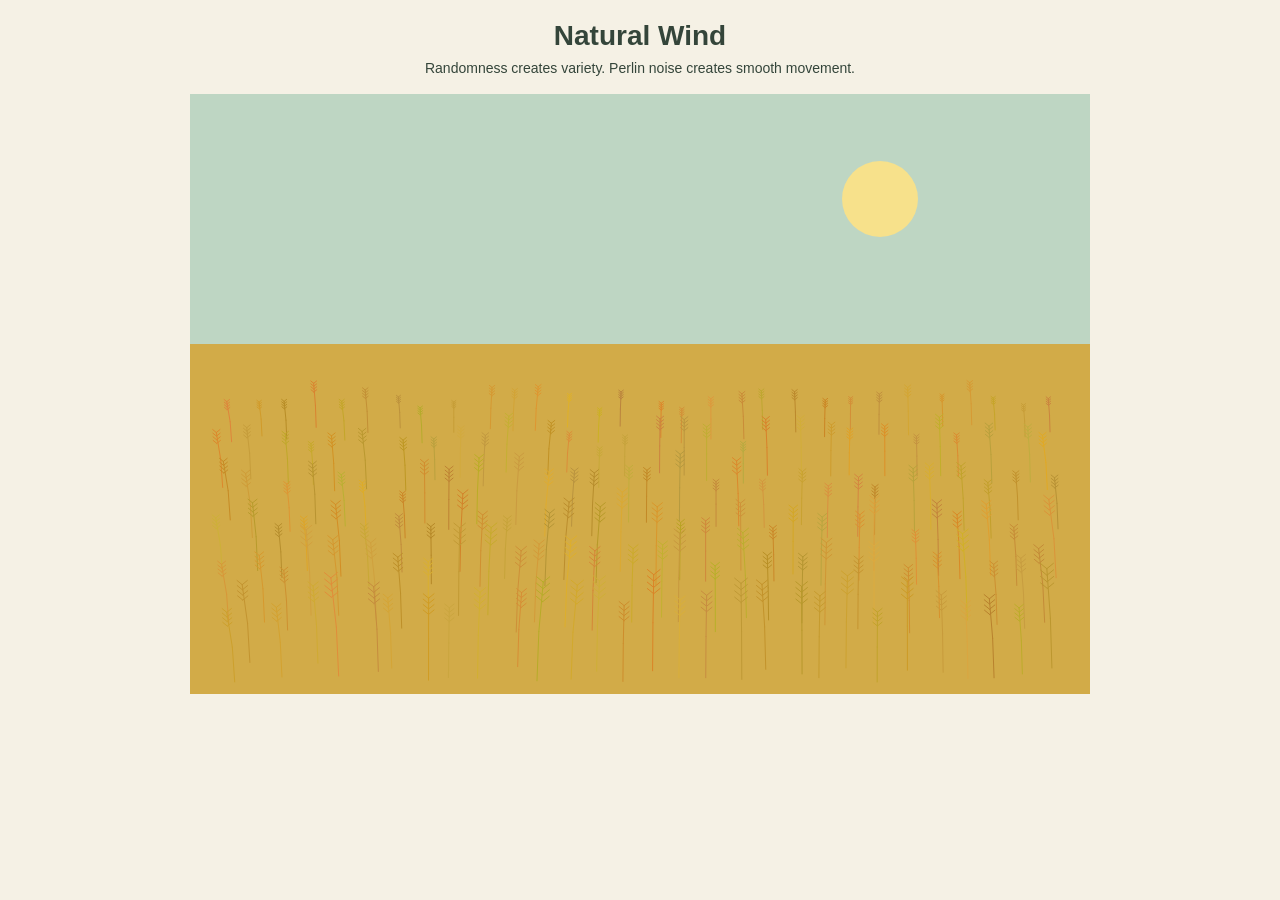
<file: Wheat field/index.html>
<!DOCTYPE html>
<html lang="en">
<head>
  <meta charset="UTF-8">
  <meta name="viewport" content="width=device-width, initial-scale=1.0">

  <title>Wheat Field — Noise Pilot</title>

  <link rel="stylesheet" href="style.css">

  <script src="libraries/p5.min.js"></script>
</head>

<body>
  <h1>Natural Wind</h1>

  <p>
    Randomness creates variety.
    Perlin noise creates smooth movement.
  </p>

  <script src="noise-mechanic.js"></script>
  <script src="sketch.js"></script>
</body>
</html>
</file>
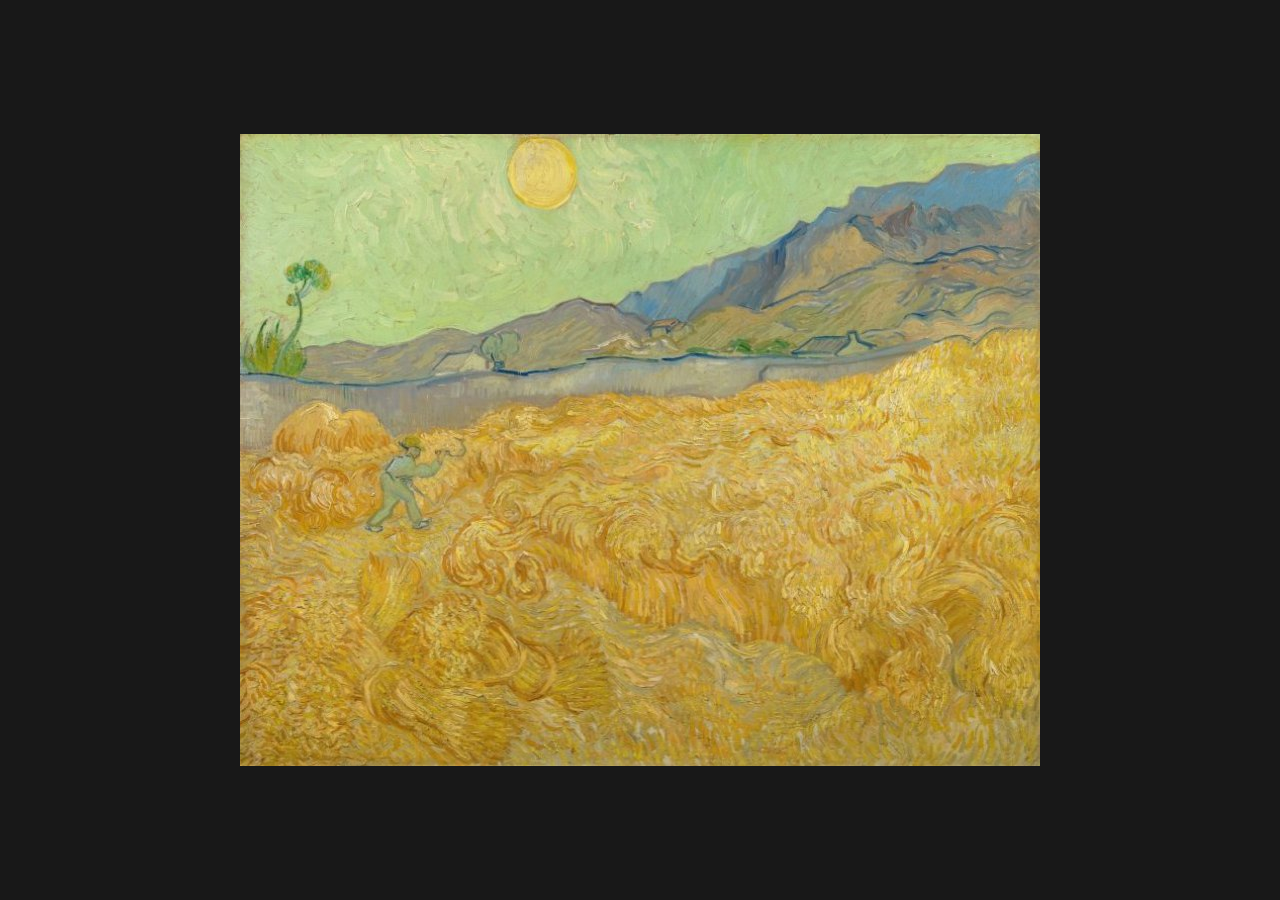
<file: xtan0669_Wheat field3/index.html>
<!DOCTYPE html>
<html lang="en">
<head>
<meta charset="UTF-8">
<meta name="viewport" content="width=device-width, initial-scale=1.0">
<title>Wheatfield — Independent Noise Study 02</title>
<style>
body { margin: 0; min-height: 100vh; display: flex; align-items: center;
  justify-content: center; background: #181818; }
canvas { display: block; max-width: 100%; height: auto !important; }
</style>
</head>
<body>
<script src="libraries/p5.min.js"></script>
<script src="noise-mechanic.js"></script>
<script src="sketch.js"></script>
</body>
</html>
</file>
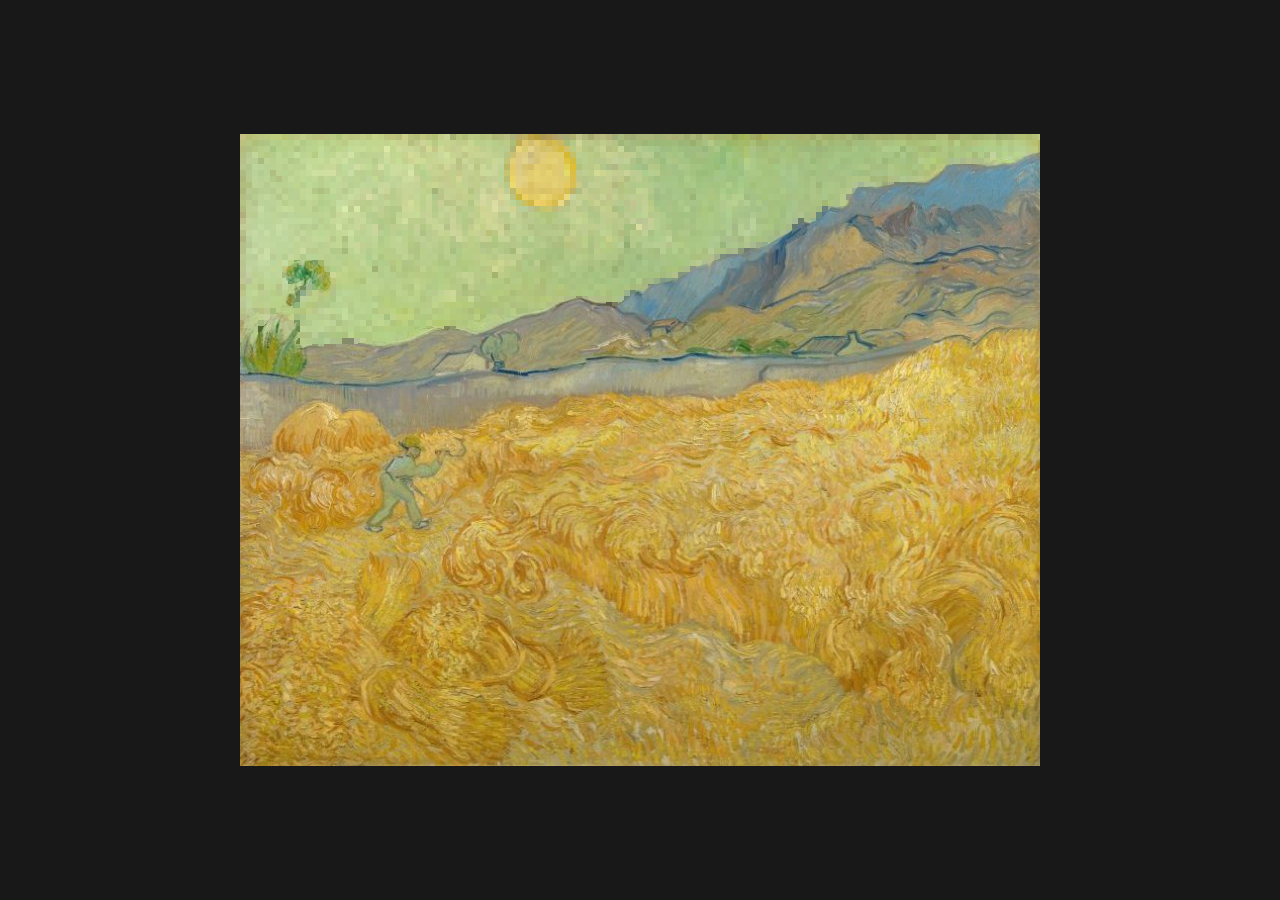
<file: xtan0669_Wheat field4/index.html>
<!DOCTYPE html>
<html lang="en">
<head>
<meta charset="UTF-8">
<meta name="viewport" content="width=device-width, initial-scale=1.0">
<title>Wheatfield — Noise Study 04 - Stronger Wind</title>
<style>
body { margin: 0; min-height: 100vh; display: flex; align-items: center;
  justify-content: center; background: #181818; }
canvas { display: block; max-width: 100%; height: auto !important; }
</style>
</head>
<body>
<script src="libraries/p5.min.js"></script>
<script src="sky-colours.js"></script>
<script src="sky-background.js"></script>
<script src="noise-mechanic.js"></script>
<script src="sketch.js"></script>
</body>
</html>
</file>
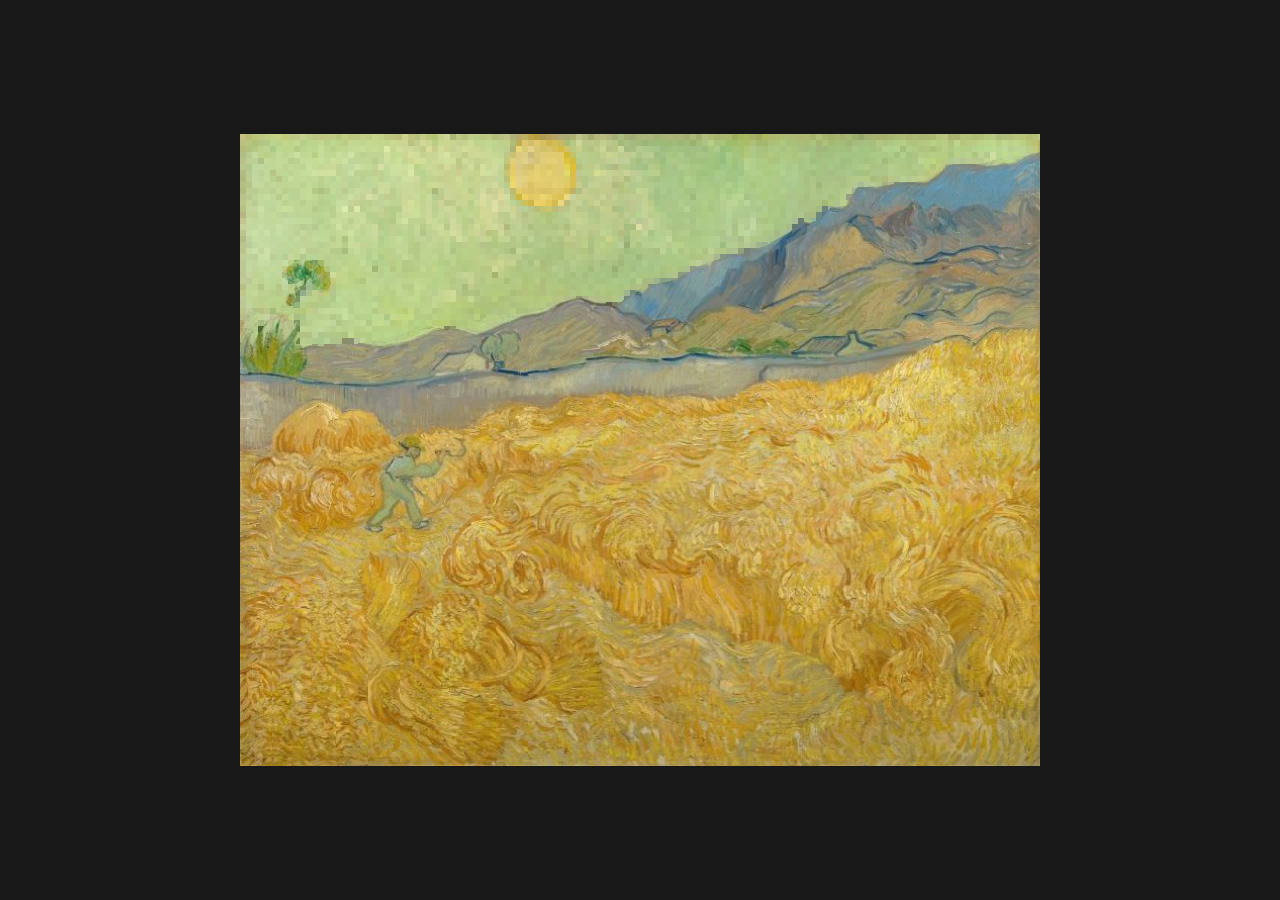
<file: xtan0669_Wheat field5/index.html>
<!DOCTYPE html>
<html lang="en">
<head>
<meta charset="UTF-8">
<meta name="viewport" content="width=device-width, initial-scale=1.0">
<title>Wheatfield — Noise Study 05 - Clearer Sky</title>
<style>
body { margin: 0; min-height: 100vh; display: flex; align-items: center;
  justify-content: center; background: #181818; }
canvas { display: block; max-width: 100%; height: auto !important; }
</style>
</head>
<body>
<script src="libraries/p5.min.js"></script>
<script src="sky-colours.js"></script>
<script src="sky-background.js"></script>
<script src="noise-mechanic.js"></script>
<script src="sketch.js"></script>
</body>
</html>
</file>
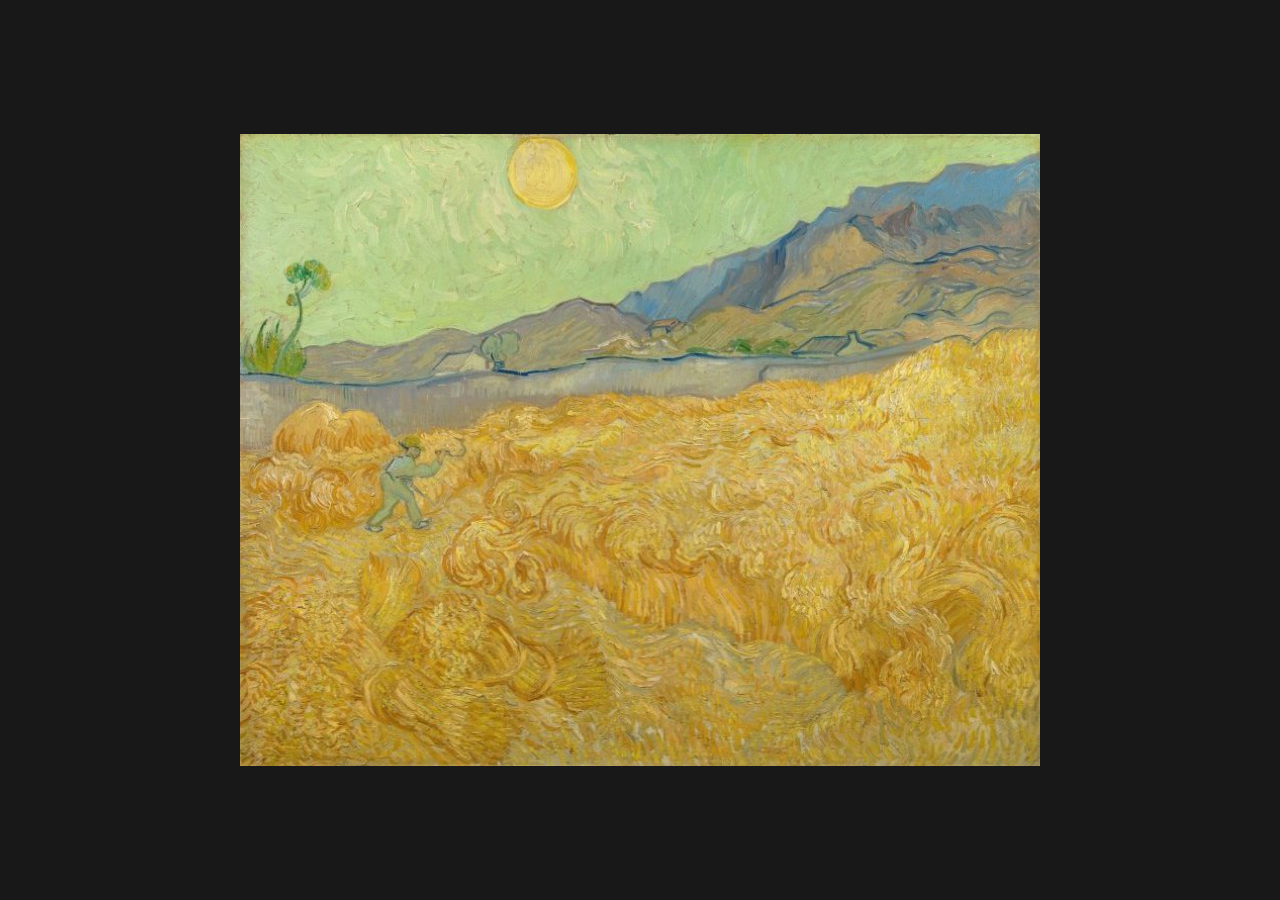
<file: xtan0669_Wheat field3/preview.html>
<!DOCTYPE html>
<html lang="en">
<head>
<meta charset="UTF-8">
<meta name="viewport" content="width=device-width, initial-scale=1.0">
<title>Wheatfield — Independent Noise Study 02</title>
<style>
body { margin: 0; min-height: 100vh; display: flex; align-items: center;
  justify-content: center; background: #181818; }
canvas { display: block; max-width: 100%; height: auto !important; }
</style>
</head>
<body>
<script src="libraries/p5.min.js"></script>
<script src="noise-mechanic.js"></script>
<script>const WHEAT_PREVIEW_IMAGE="[data-uri]";</script>
<script src="sketch.js"></script>
</body>
</html>
</file>
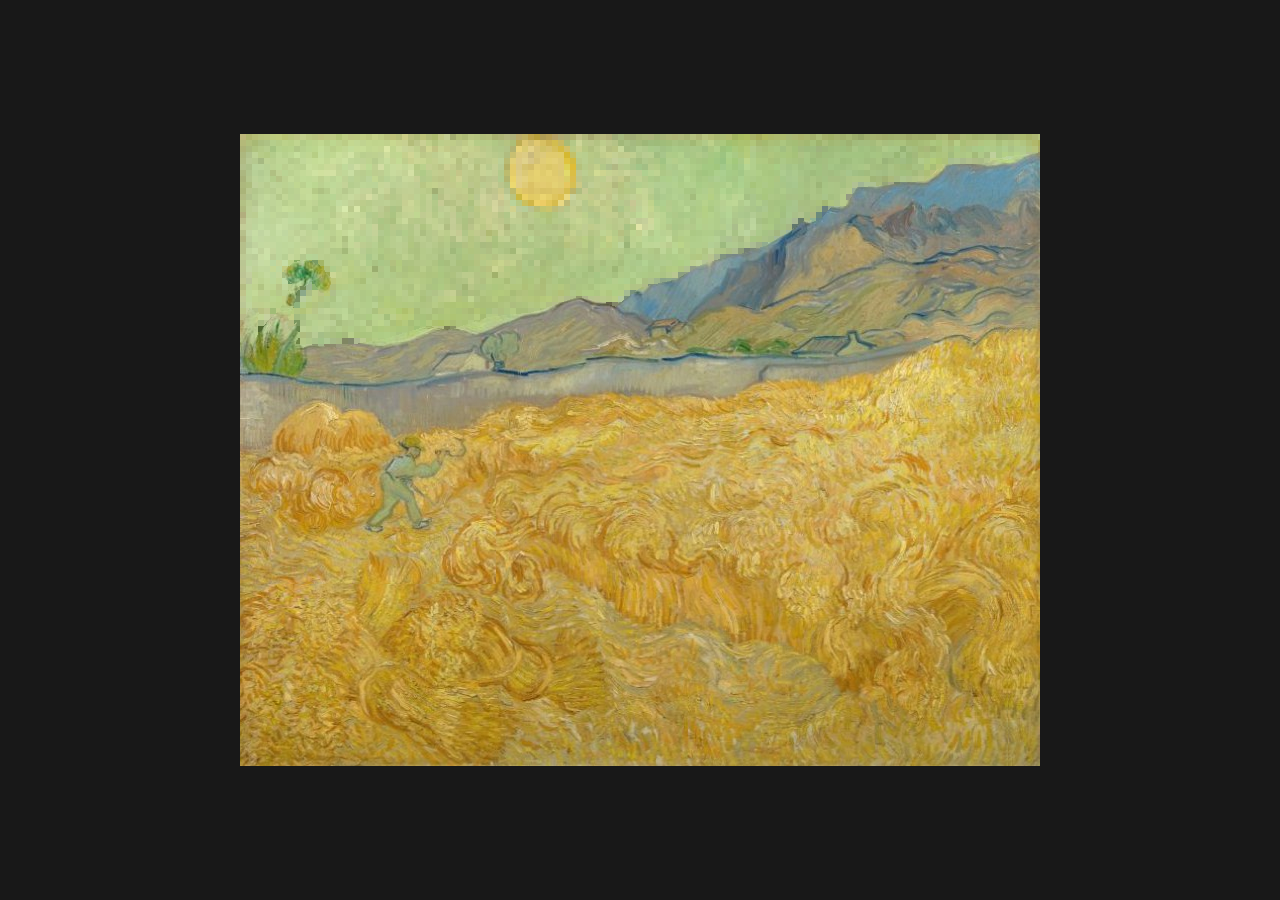
<file: xtan0669_Wheat field4/preview.html>
<!DOCTYPE html>
<html lang="en">
<head>
<meta charset="UTF-8">
<meta name="viewport" content="width=device-width, initial-scale=1.0">
<title>Wheatfield — Noise Study 04 - Stronger Wind</title>
<style>
body { margin: 0; min-height: 100vh; display: flex; align-items: center;
  justify-content: center; background: #181818; }
canvas { display: block; max-width: 100%; height: auto !important; }
</style>
</head>
<body>
<script src="libraries/p5.min.js"></script>
<script src="sky-colours.js"></script>
<script src="sky-background.js"></script>
<script src="noise-mechanic.js"></script>
<script>const WHEAT_PREVIEW_IMAGE="[data-uri]";</script>
<script src="sketch.js"></script>
</body>
</html>
</file>
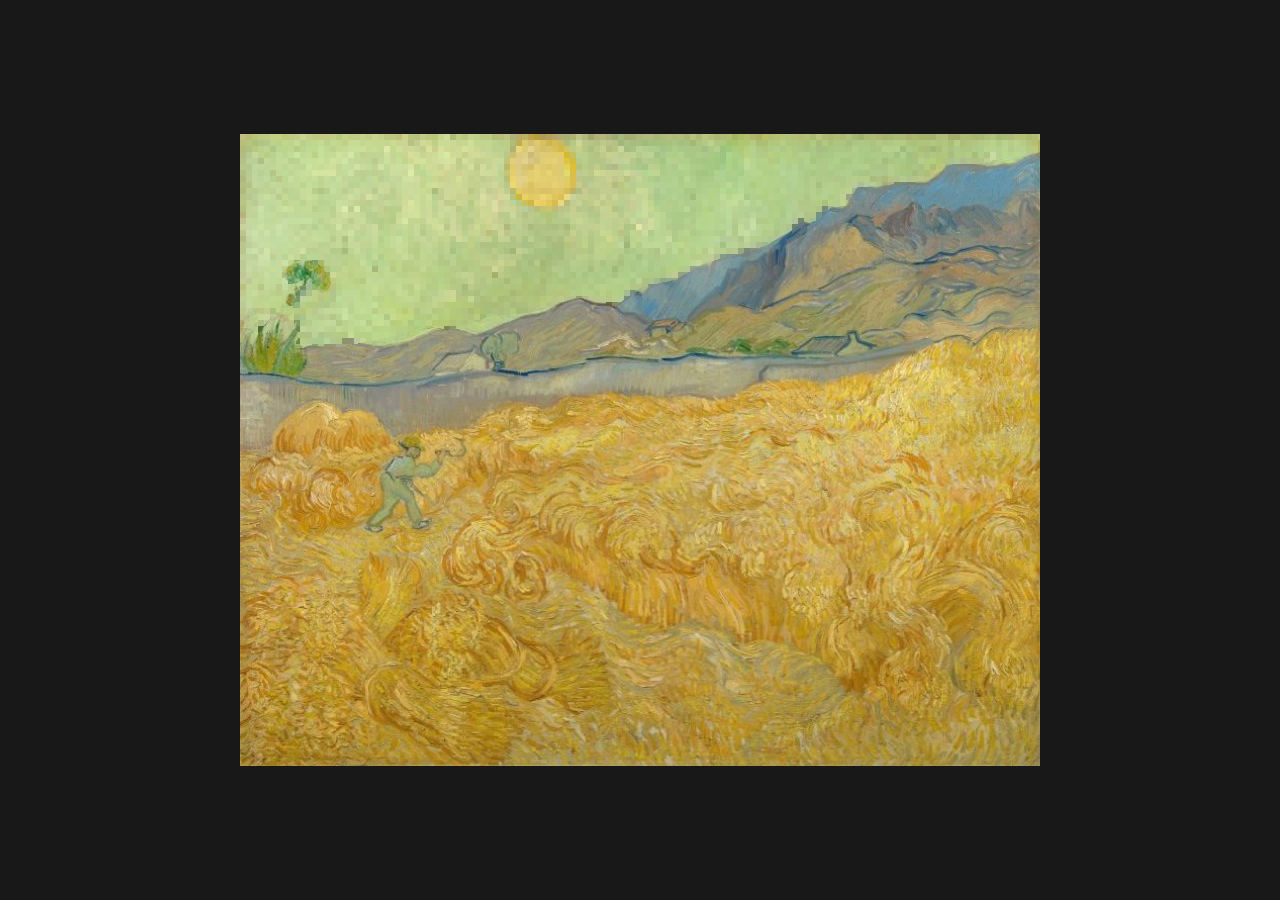
<file: xtan0669_Wheat field5/preview.html>
<!DOCTYPE html>
<html lang="en">
<head>
<meta charset="UTF-8">
<meta name="viewport" content="width=device-width, initial-scale=1.0">
<title>Wheatfield — Noise Study 05 - Clearer Sky</title>
<style>
body { margin: 0; min-height: 100vh; display: flex; align-items: center;
  justify-content: center; background: #181818; }
canvas { display: block; max-width: 100%; height: auto !important; }
</style>
</head>
<body>
<script src="libraries/p5.min.js"></script>
<script src="sky-colours.js"></script>
<script src="sky-background.js"></script>
<script src="noise-mechanic.js"></script>
<script>const WHEAT_PREVIEW_IMAGE="[data-uri]";</script>
<script src="sketch.js"></script>
</body>
</html>
</file>
<file: Wheat field/style.css>
html,
body {
  margin: 0;
  padding: 0;
}

body {
  background-color: #f5f1e5;
  color: #34453a;
  font-family: Arial, Helvetica, sans-serif;
  text-align: center;
}

h1 {
  margin: 20px 0 8px;
  font-size: 28px;
}

p {
  margin: 0 0 18px;
  font-size: 14px;
}

canvas {
  display: block;
  margin: 0 auto 24px;
}
</file>
